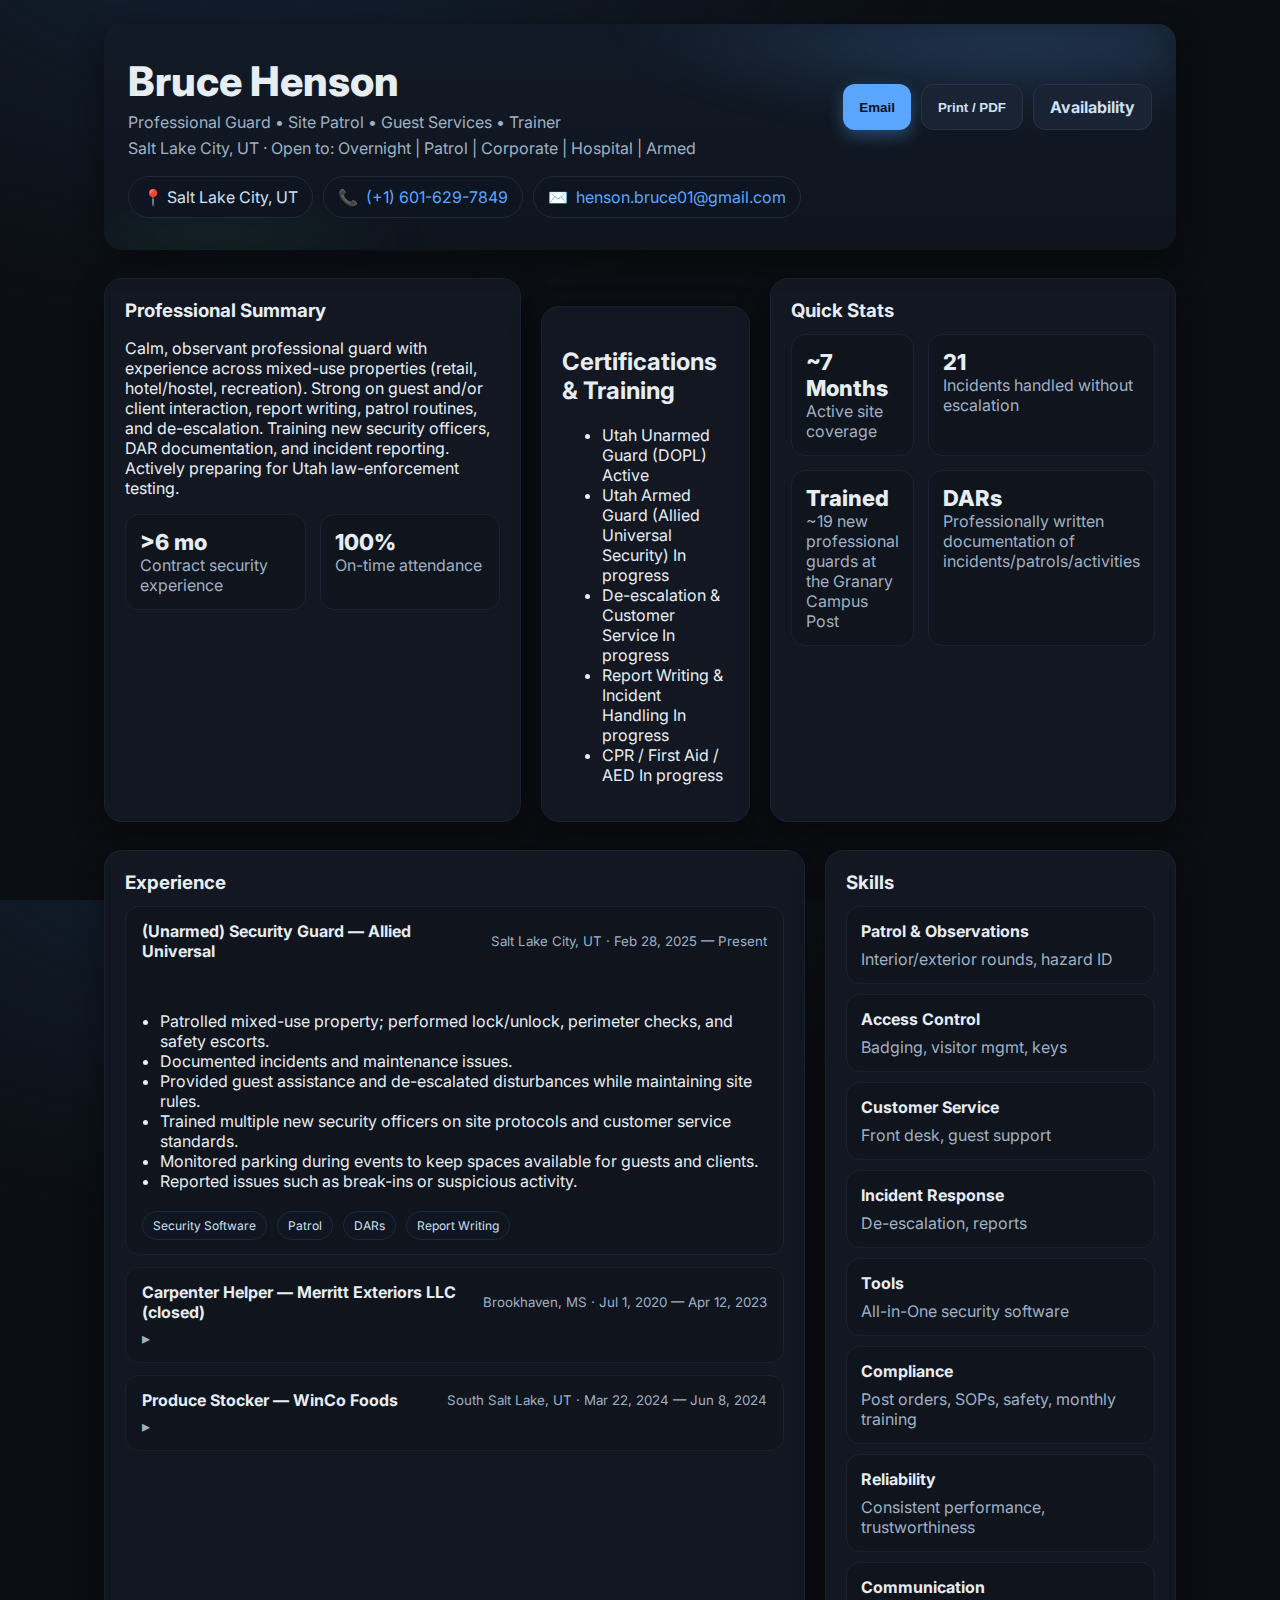
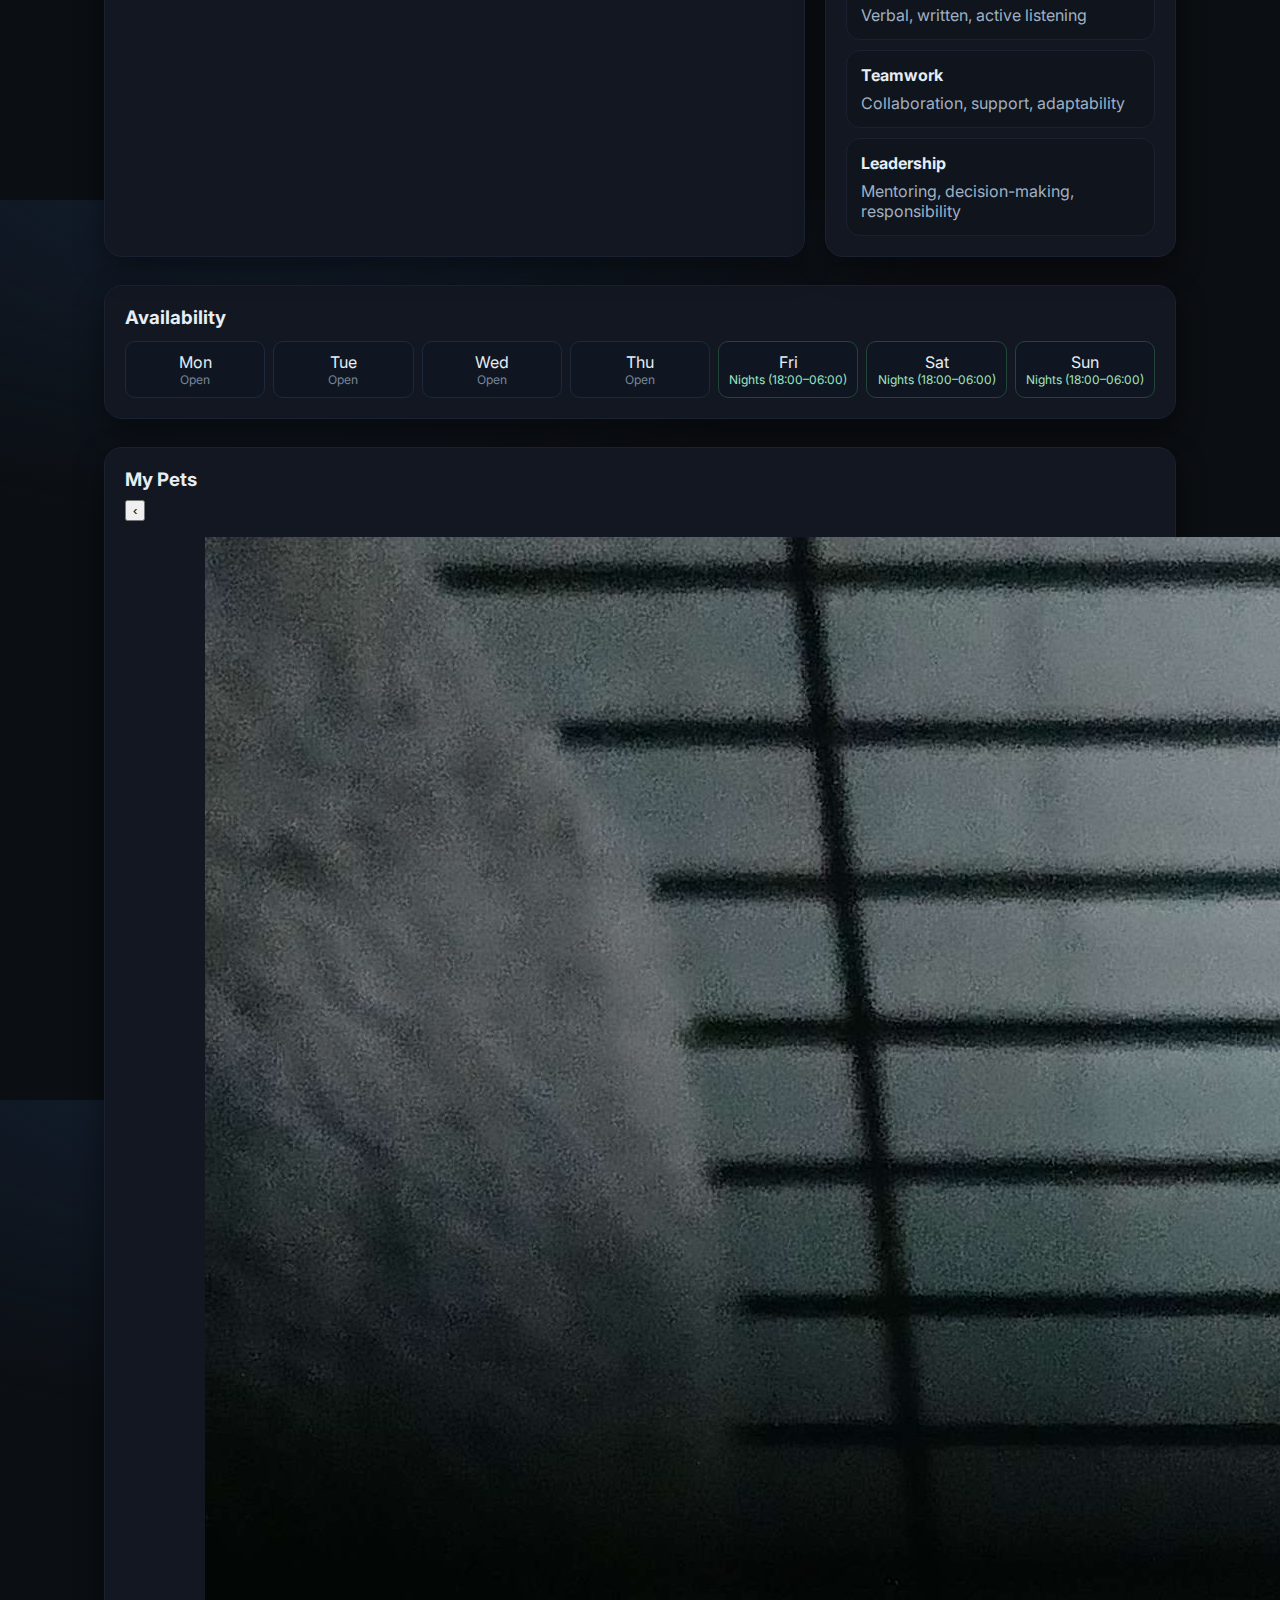
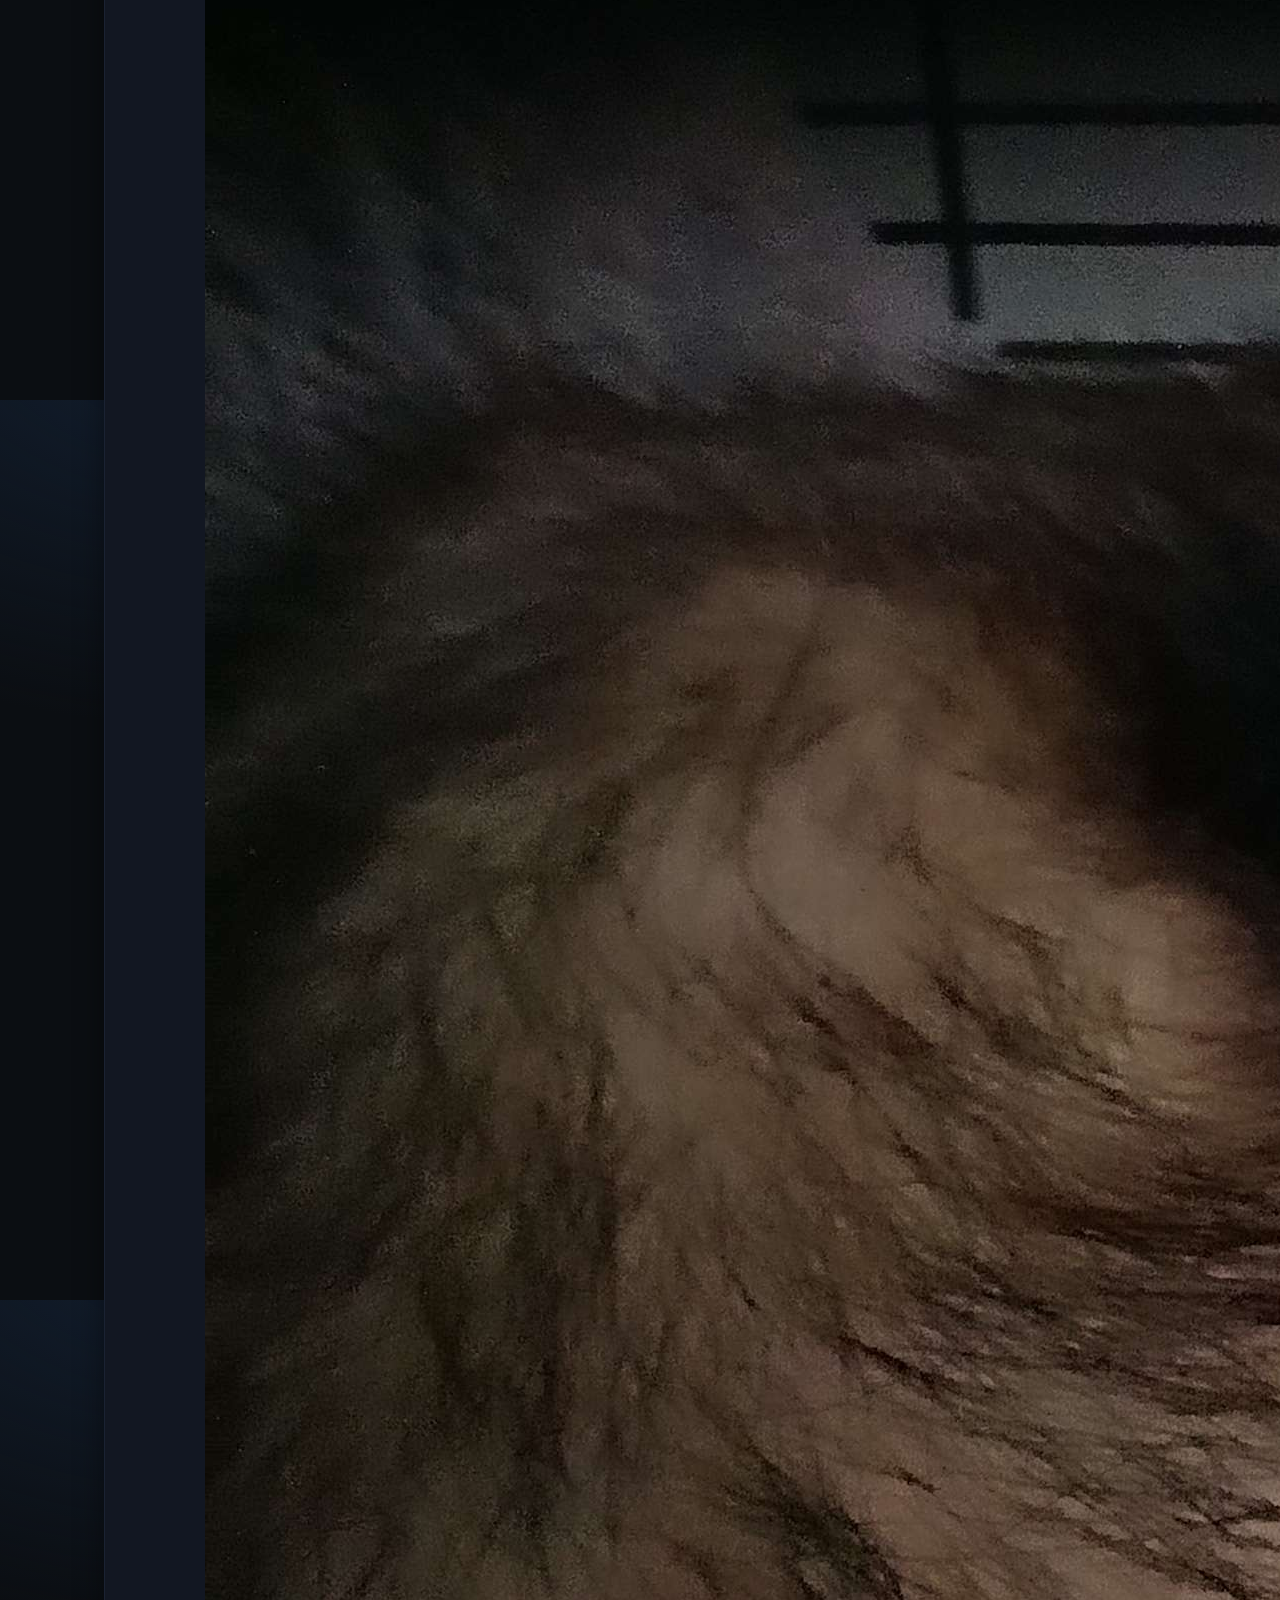
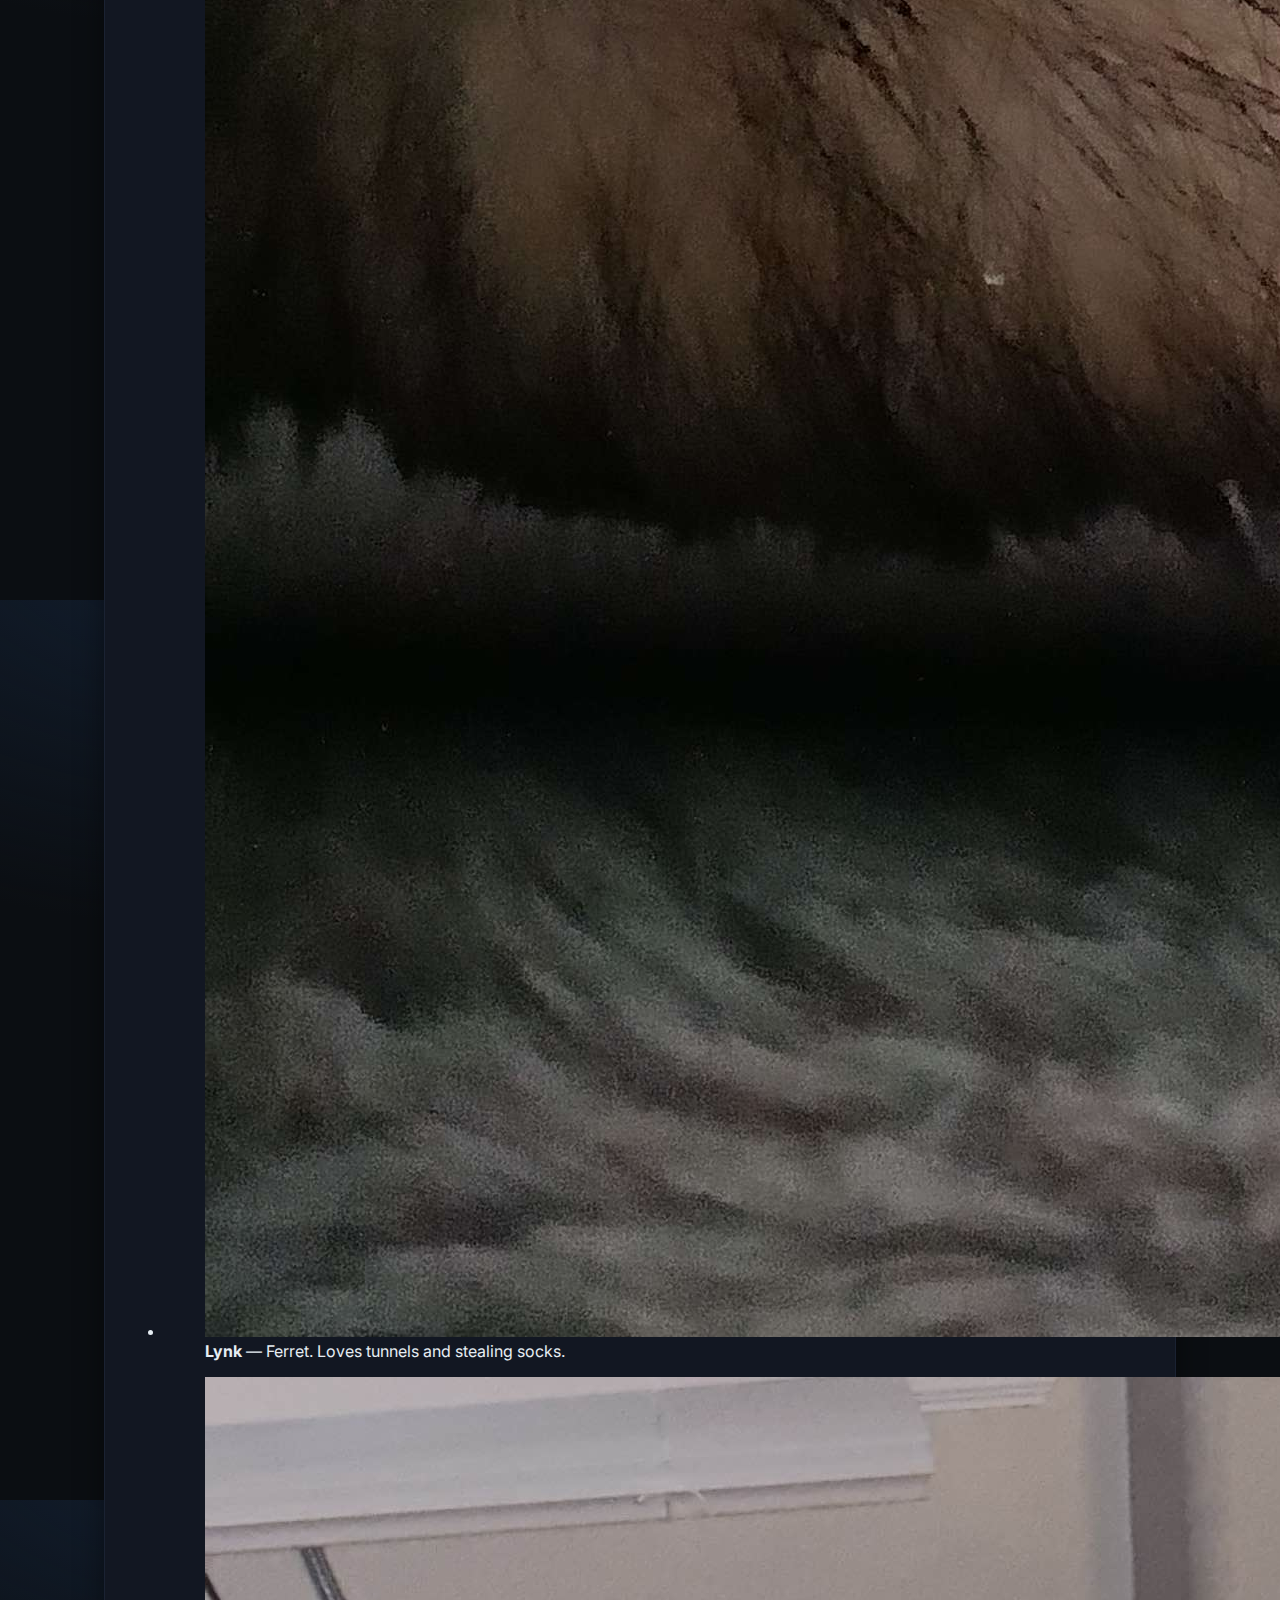
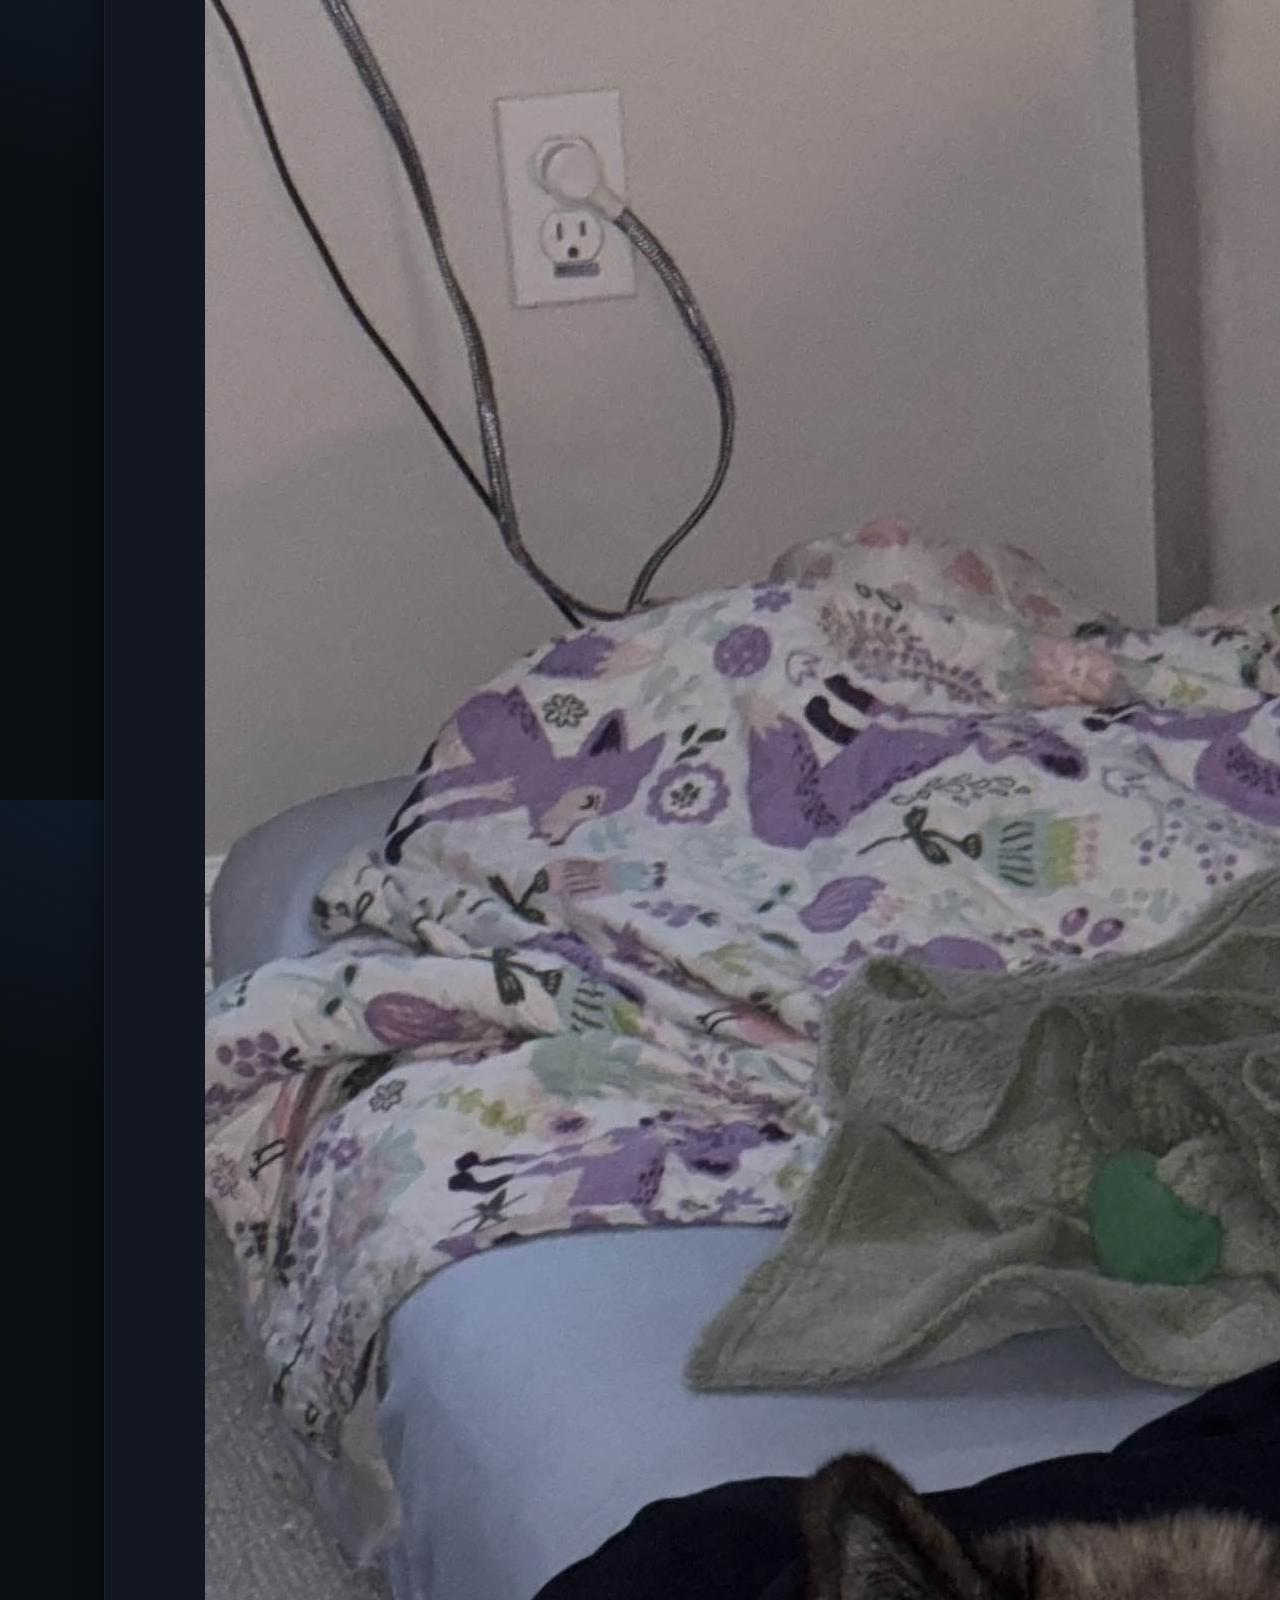
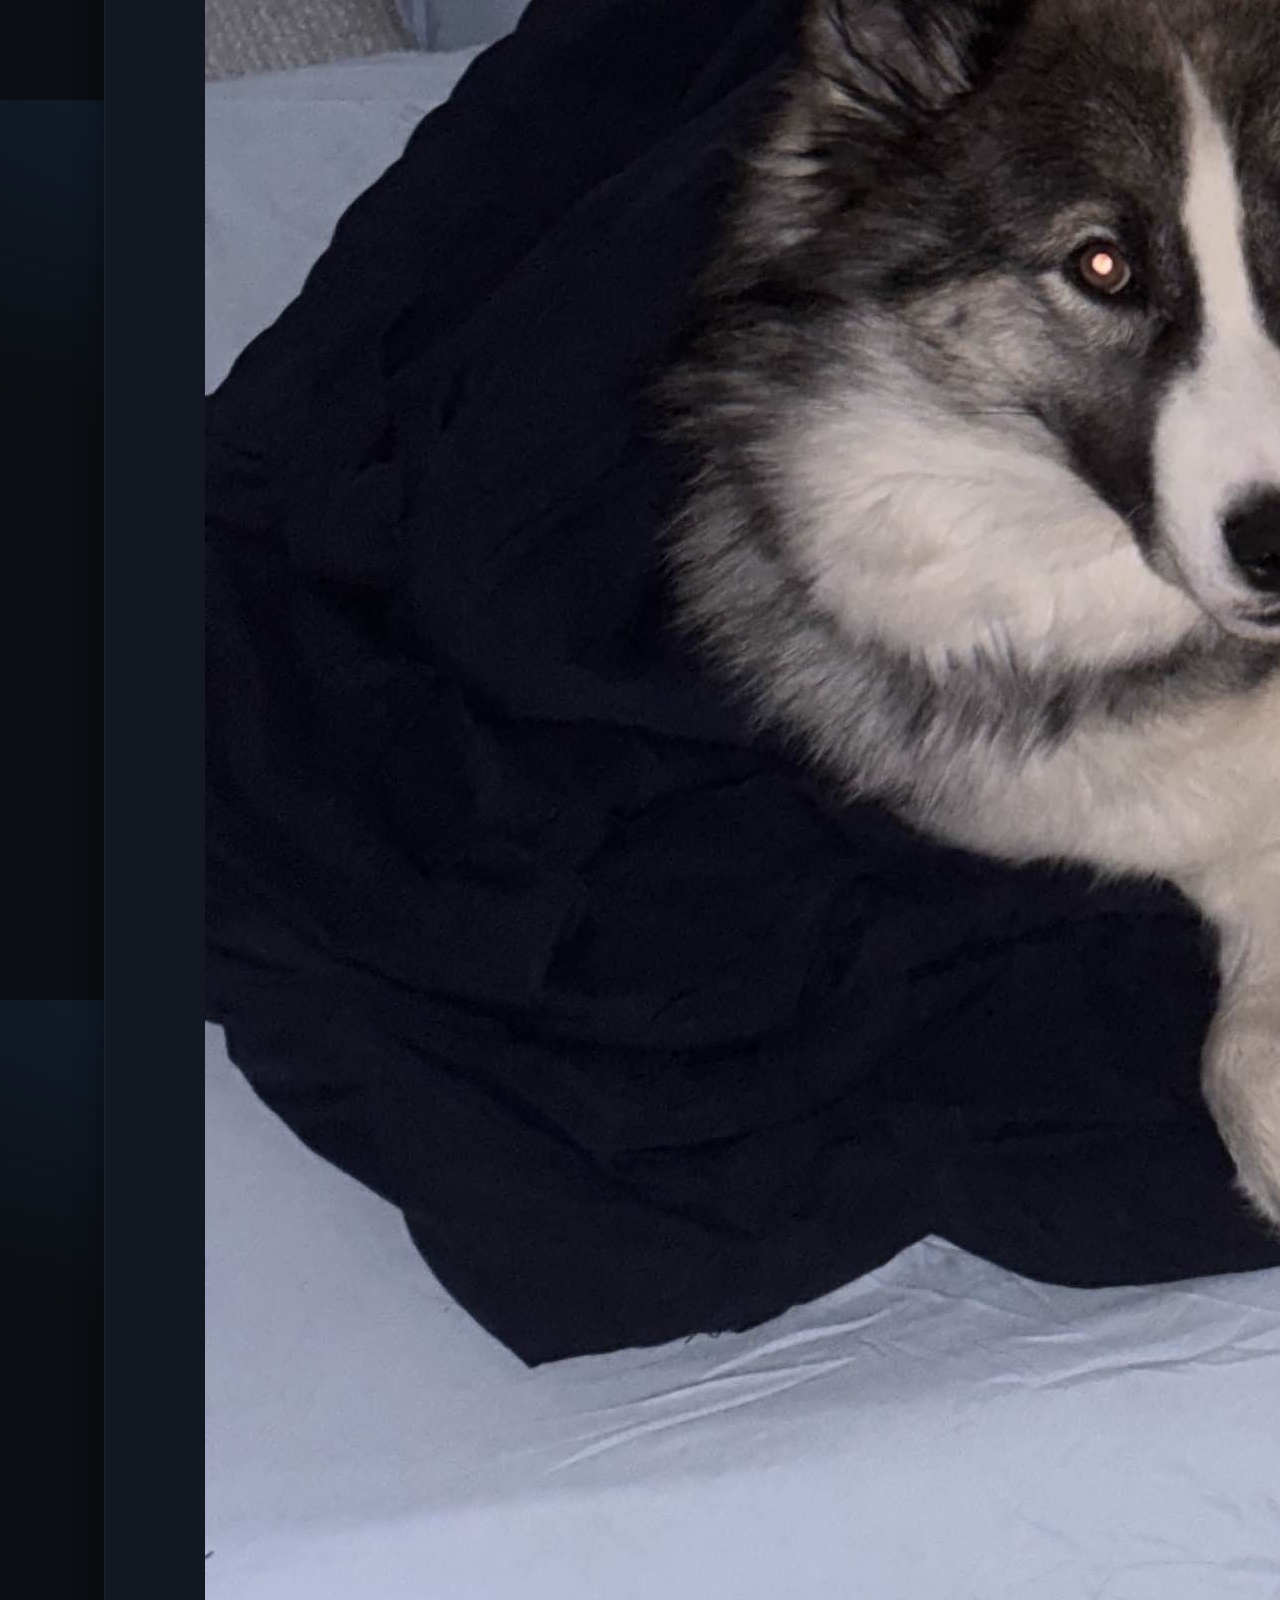
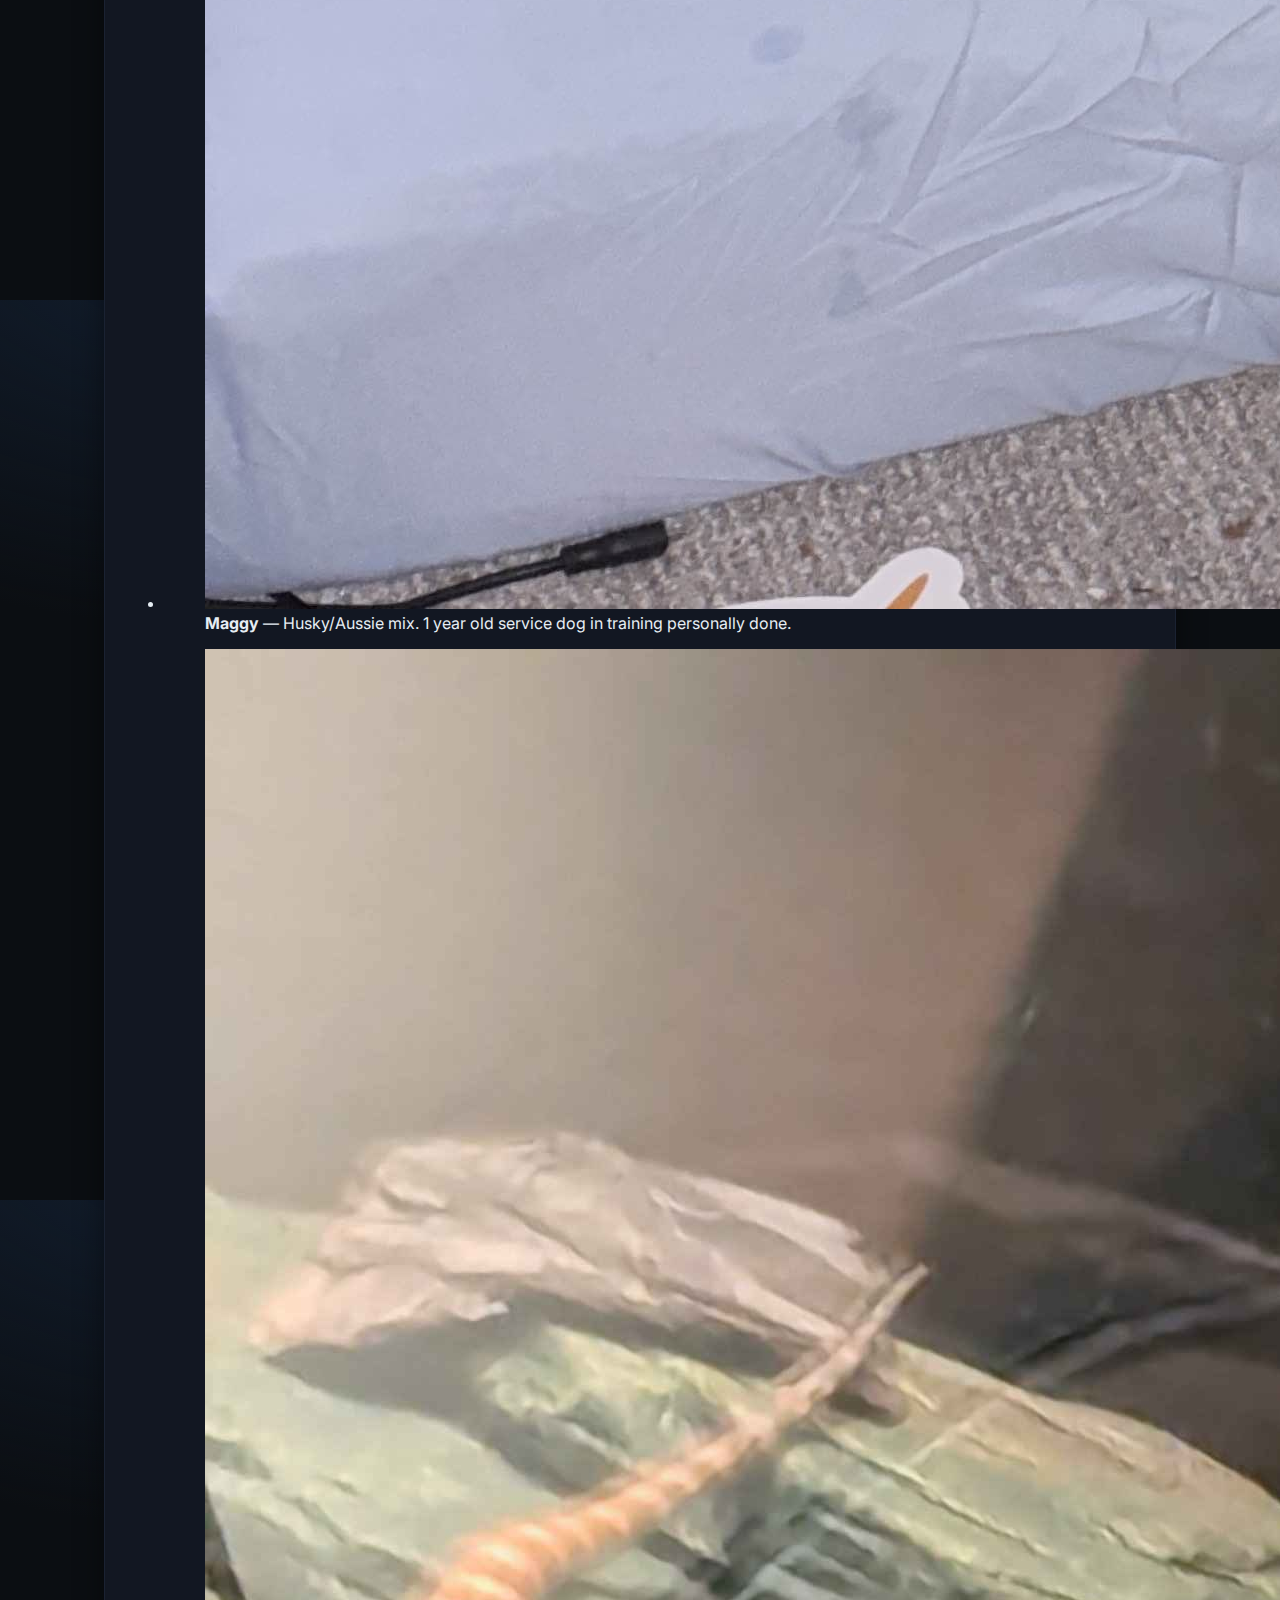
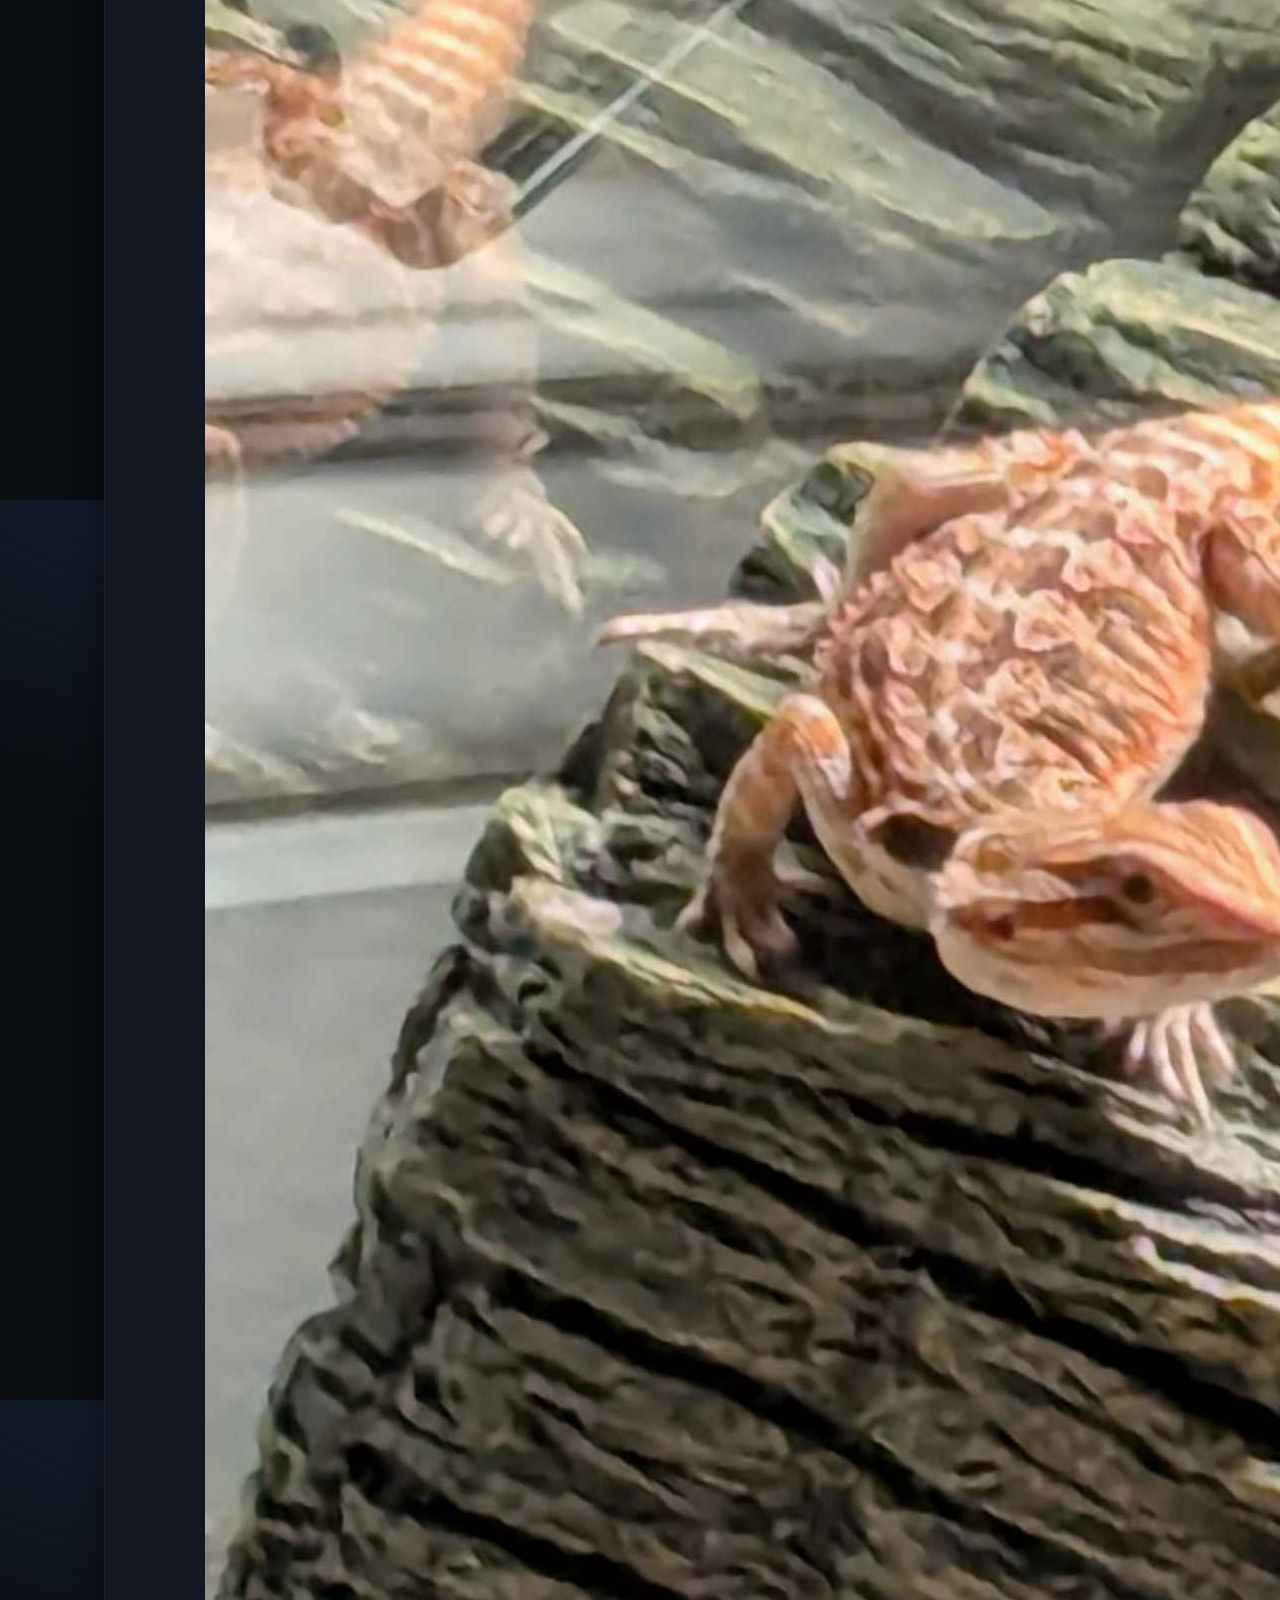
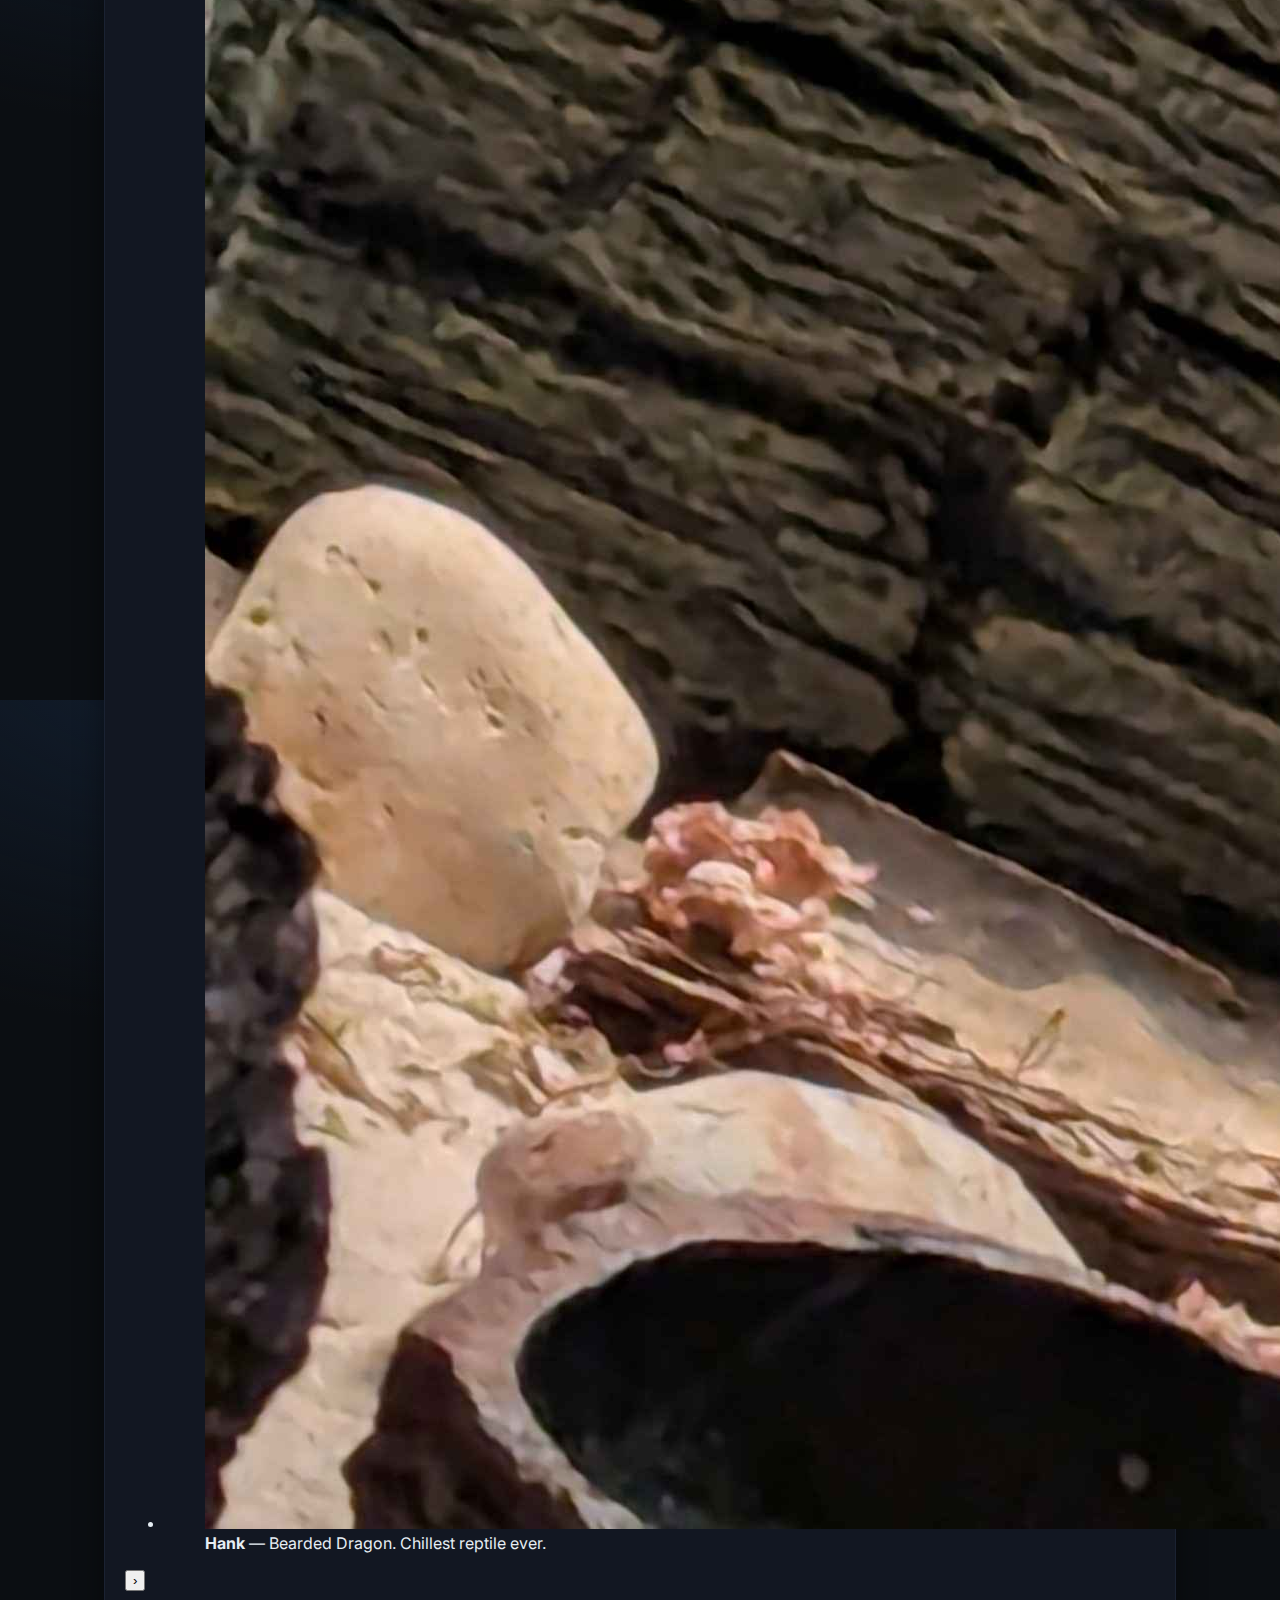
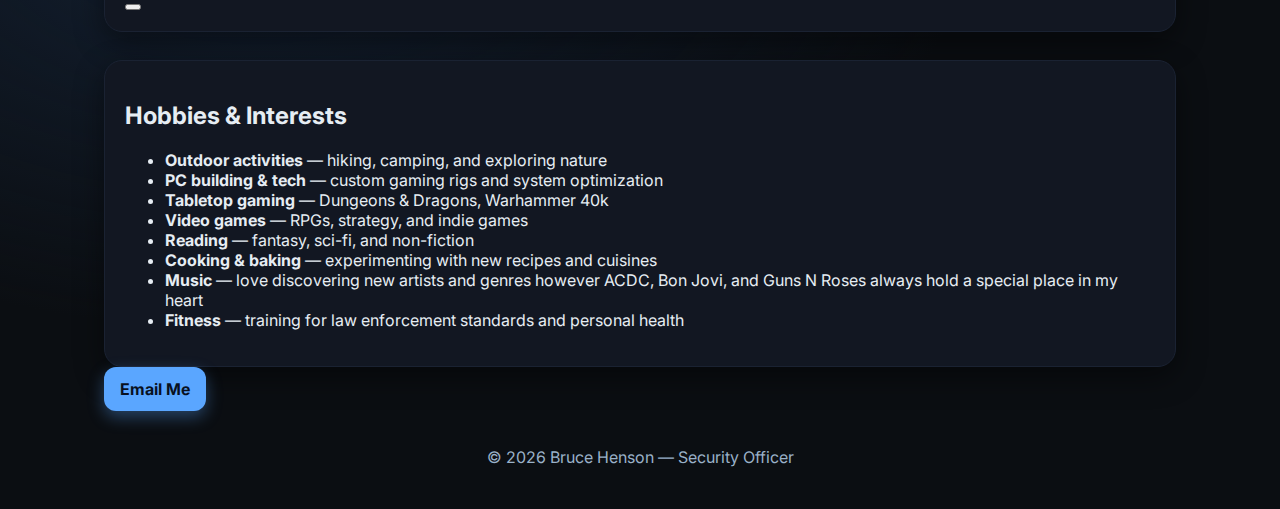
<file: index.html>
<!DOCTYPE html>
<html lang="en">

<head>
  <meta charset="utf-8" />
  <meta name="viewport" content="width=device-width, initial-scale=1" />
  <title>Bruce Henson — Current Job: Professional Guard</title>
  <meta name="description"
    content="Security officer portfolio for private/contract security roles. Skills, certifications, experience, availability, and contact." />
  <meta name="theme-color" content="#0b0e12" />
  <link rel="preconnect" href="https://fonts.googleapis.com">
  <link rel="preconnect" href="https://fonts.gstatic.com" crossorigin>
  <link href="https://fonts.googleapis.com/css2?family=Inter:wght@300;400;500;600;700;800&display=swap"
    rel="stylesheet">
  <link rel="stylesheet" href="styles.css" />
</head>

<body>
  <div class="wrap">
    <header class="hero">
      <div class="topbar">
        <div class="name">
          <h1>Bruce Henson</h1>
          <div class="role">Professional Guard • Site Patrol • Guest Services • Trainer</div>
          <div class="subtle" style="margin-top:6px">Salt Lake City, UT · Open to: Overnight | Patrol | Corporate |
            Hospital | Armed</div>
        </div>
        <nav class="quick" aria-label="Quick contact">
          <button class="btn" onclick="location.href='mailto:henson.bruce01@gmail.com'">Email</button>
          <button class="btn secondary" onclick="window.print()">Print / PDF</button>
          <a href="#availability" class="btn secondary">Availability</a>
        </nav>
      </div>
      <div class="flex" style="margin-top:18px">
        <span class="chip" title="Utah">📍 Salt Lake City, UT</span>
        <span class="chip" title="Phone">
          📞 <a href="tel:+16016297849">(+1) 601-629-7849</a>
        </span>
        <span class="chip" title="Email">✉️ <a
            href="mailto:henson.bruce01@gmail.com">henson.bruce01@gmail.com</a></span>
      </div>
    </header>

    <section class="grid cols-3" aria-label="Highlights">
      <article class="card">
        <h3>Professional Summary</h3>
        <p>Calm, observant professional guard with experience across mixed-use properties (retail, hotel/hostel,
          recreation). Strong on guest and/or client interaction, report writing, patrol routines, and de-escalation.
          Training new
          security officers, DAR documentation, and incident reporting. Actively preparing
          for Utah law-enforcement testing.</p>
        <div class="kpi" style="margin-top:12px">
          <div class="box">
            <div class="num">&gt;6 mo</div>
            <div class="subtle">Contract security experience</div>
          </div>
          <div class="box">
            <div class="num">100%</div>
            <div class="subtle">On-time attendance</div>
          </div>
        </div>
      </article>

      <section id="certifications" class="card full">
        <h2>Certifications & Training</h2>
        <ul class="cert-list">
          <li class="cert-item">
            <span>Utah Unarmed Guard (DOPL)</span>
            <span class="cert-status status-active">Active</span>
          </li>
          <li class="cert-item">
            <span>Utah Armed Guard (Allied Universal Security)</span>
            <span class="cert-status status-progress">In progress</span>
          </li>
          <li class="cert-item">
            <span>De-escalation & Customer Service</span>
            <span class="cert-status status-progress">In progress</span>
          </li>
          <li class="cert-item">
            <span>Report Writing & Incident Handling</span>
            <span class="cert-status status-progress">In progress</span>
          </li>
          <li class="cert-item">
            <span>CPR / First Aid / AED</span>
            <span class="cert-status status-progress">In progress</span>
          </li>
        </ul>
      </section>


      <article class="card">
        <h3>Quick Stats</h3>
        <div class="kpi">
          <div class="box">
            <div class="num">~7 Months</div>
            <div class="subtle">Active site coverage</div>
          </div>
          <div class="box">
            <div class="num">21</div>
            <div class="subtle">Incidents handled without escalation</div>
          </div>
          <div class="box">
            <div class="num">Trained</div>
            <div class="subtle">~19 new professional guards at the Granary Campus Post</div>
          </div>
          <div class="box">
            <div class="num">DARs</div>
            <div class="subtle">Professionally written documentation of incidents/patrols/activities</div>
          </div>
        </div>
      </article>
    </section>
    <section class="grid cols-2" aria-label="Experience & Skills">

      <article class="card">
        <h3>Experience</h3>

        <div class="accordion-group">
          <!-- Security — open by default -->
          <details class="accordion" open>
            <summary>
              <span>(Unarmed) Security Guard — Allied Universal</span>
              <small class="subtle">Salt Lake City, UT · Feb 28, 2025 — Present</small>
            </summary>
            <ul>
              <li>Patrolled mixed-use property; performed lock/unlock, perimeter checks, and safety escorts.</li>
              <li>Documented incidents and maintenance issues.</li>
              <li>Provided guest assistance and de-escalated disturbances while maintaining site rules.</li>
              <li>Trained multiple new security officers on site protocols and customer service standards.</li>
              <li>Monitored parking during events to keep spaces available for guests and clients.</li>
              <li>Reported issues such as break-ins or suspicious activity.</li>
            </ul>
            <div class="flex" style="margin-top:6px">
              <span class="pill">Security Software</span><span class="pill">Patrol</span>
              <span class="pill">DARs</span><span class="pill">Report Writing</span>
            </div>
          </details>

          <!-- Carpenter -->
          <details class="accordion">
            <summary>
              <span>Carpenter Helper — Merritt Exteriors LLC (closed)</span>
              <small class="subtle">Brookhaven, MS · Jul 1, 2020 — Apr 12, 2023</small>
            </summary>
            <ul>
              <li>Set up jobsites for construction projects (houses, fences, porches).</li>
              <li>Assisted with framing, drywall, and R-34 insulation installs.</li>
              <li>Operated hand/power tools safely and effectively.</li>
              <li>Maintained site cleanliness and organization.</li>
            </ul>
            <div class="flex" style="margin-top:6px">
              <span class="pill">Carpentry</span><span class="pill">Power Tools</span>
              <span class="pill">Heavy Lifting</span><span class="pill">Works Under Pressure</span>
            </div>
          </details>

          <!-- Produce Stocker -->
          <details class="accordion">
            <summary>
              <span>Produce Stocker — WinCo Foods</span>
              <small class="subtle">South Salt Lake, UT · Mar 22, 2024 — Jun 8, 2024</small>
            </summary>
            <ul>
              <li>Unloaded and stocked products; rotated inventory for freshness.</li>
              <li>Kept the produce area clean and organized.</li>
              <li>Helped customers locate items and answered questions.</li>
            </ul>
            <div class="flex" style="margin-top:6px">
              <span class="pill">Inventory</span><span class="pill">Customer Service</span>
              <span class="pill">Fast-Paced</span><span class="pill">Organization</span>
            </div>
          </details>
        </div>
      </article>


      <aside class="card">
        <h3>Skills</h3>
        <div class="skills">
          <div class="skill"><b>Patrol & Observations</b><span class="subtle">Interior/exterior rounds, hazard ID</span>
          </div>
          <div class="skill"><b>Access Control</b><span class="subtle">Badging, visitor mgmt, keys</span></div>
          <div class="skill"><b>Customer Service</b><span class="subtle">Front desk, guest support</span></div>
          <div class="skill"><b>Incident Response</b><span class="subtle">De-escalation, reports</span></div>
          <div class="skill"><b>Tools</b><span class="subtle">All-in-One security software</span></div>
          <div class="skill"><b>Compliance</b><span class="subtle">Post orders, SOPs, safety, monthly training</span>
          </div>
          <div class="skill"><b>Reliability</b><span class="subtle">Consistent performance, trustworthiness</span></div>
          <div class="skill"><b>Communication</b><span class="subtle">Verbal, written, active listening</span></div>
          <div class="skill"><b>Teamwork</b><span class="subtle">Collaboration, support, adaptability</span></div>
          <div class="skill"><b>Leadership</b><span class="subtle">Mentoring, decision-making, responsibility</span>
          </div>
        </div>
      </aside>
    </section>

    <section id="availability" class="card" aria-label="Availability">
      <h3>Availability</h3>
      <div class="availability" role="list">
        <div class="day">
          <div>Mon</div>
          <div class="when">Open</div>
        </div>
        <div class="day">
          <div>Tue</div>
          <div class="when">Open</div>
        </div>
        <div class="day">
          <div>Wed</div>
          <div class="when">Open</div>
        </div>
        <div class="day">
          <div>Thu</div>
          <div class="when">Open</div>
        </div>
        <div class="day ok">
          <div>Fri</div>
          <div class="when">Nights (18:00–06:00)</div>
        </div>
        <div class="day ok">
          <div>Sat</div>
          <div class="when">Nights (18:00–06:00)</div>
        </div>
        <div class="day ok">
          <div>Sun</div>
          <div class="when">Nights (18:00–06:00)</div>
        </div>
      </div>
    </section>

    <!-- Pets Carousel -->
    <section id="pets" class="card" aria-label="Pets">
      <div class="flex" style="justify-content:space-between; align-items:center; margin-bottom:8px">
        <h3 style="margin:0">My Pets</h3>
        <div class="subtle" aria-live="polite" id="pet-status"></div>
      </div>

      <div class="pet-carousel" role="region" aria-roledescription="carousel" aria-label="Pet photos">
        <button class="pet-nav prev" aria-label="Previous slide">‹</button>

        <div class="pet-viewport">
          <ul class="pet-track" role="listbox">
            <!-- Slide 1 -->
            <li class="pet-slide" role="option" aria-selected="true">
              <figure class="pet-card">
                <img src="pets/ferret-1.jpg" alt="My ferret lounging on a blanket">
                <figcaption>
                  <b>Lynk</b> — Ferret. Loves tunnels and stealing socks.
                </figcaption>
              </figure>
            </li>
            <!-- Slide 2 -->
            <li class="pet-slide" role="option" aria-selected="true">
              <figure class="pet-card">
                <img src="pets/dog-1.jpg" alt="Maggy my Husky/Aussie mix Laying on the bed">
                <figcaption>
                  <b>Maggy</b> — Husky/Aussie mix. 1 year old service dog in training personally done.
                </figcaption>
              </figure>
            </li>
            <!-- Slide 3 -->
            <li class="pet-slide" role="option" aria-selected="true">
              <figure class="pet-card">
                <img src="pets/bearded-dragon-1.jpg" alt="Hank the Bearded Dragon on his favorite rock">
                <figcaption>
                  <b>Hank</b> — Bearded Dragon. Chillest reptile ever.
                </figcaption>
              </figure>
            </li>
          </ul>
        </div>

        <button class="pet-nav next" aria-label="Next slide">›</button>

        <div class="pet-dots" role="tablist" aria-label="Select slide">
          <!-- Dots are generated by JS based on slide count -->
        </div>
      </div>
    </section>

    <section id="hobbies" class="card full">
      <h2>Hobbies & Interests</h2>
      <ul>
        <li><b>Outdoor activities</b> — hiking, camping, and exploring nature</li>
        <li><b>PC building & tech</b> — custom gaming rigs and system optimization</li>
        <li><b>Tabletop gaming</b> — Dungeons & Dragons, Warhammer 40k</li>
        <li><b>Video games</b> — RPGs, strategy, and indie games</li>
        <li><b>Reading</b> — fantasy, sci-fi, and non-fiction</li>
        <li><b>Cooking & baking</b> — experimenting with new recipes and cuisines</li>
        <li><b>Music</b> — love discovering new artists and genres however ACDC, Bon Jovi, and Guns N Roses always hold
          a special place
          in my heart</li>
        <li><b>Fitness</b> — training for law enforcement standards and personal health
        </li>
      </ul>
    </section>


    <!-- Sticky bottom contact bar -->
    <div class="sticky-cta" aria-label="Quick contact bar">
      <div class="row">
        <a class="btn" href="mailto:henson.bruce01@gmail.com?subject=Security%20Role%20Inquiry">Email Me</a>
      </div>
    </div>
    </section>

    <footer>
      © <span id="year"></span> Bruce Henson — Security Officer
    </footer>
  </div>
  <script>
    // Footer year
    document.getElementById('year').textContent = new Date().getFullYear();

    // --- Pets Carousel Logic (fixed breakpoints + correct step size) ---
    (function () {
      const root = document.querySelector('#pets .pet-carousel');
      if (!root) return;

      const track = root.querySelector('.pet-track');
      const slides = Array.from(root.querySelectorAll('.pet-slide'));
      const prevBtn = root.querySelector('.pet-nav.prev');
      const nextBtn = root.querySelector('.pet-nav.next');
      const dotsWrap = root.querySelector('.pet-dots');
      const status = document.getElementById('pet-status');
      const viewport = root.querySelector('.pet-viewport');

      let index = 0;   // leftmost visible slide index
      let cols = getCols();
      let maxIndex = Math.max(0, slides.length - cols);

      function getCols() {
        // Mirror your CSS media queries exactly
        if (window.matchMedia('(min-width: 1100px)').matches) return 3;
        if (window.matchMedia('(min-width: 700px)').matches) return 2;
        return 1;
      }

      function rebuildDots() {
        cols = getCols();
        maxIndex = Math.max(0, slides.length - cols);
        if (index > maxIndex) index = maxIndex;  // clamp after resize

        dotsWrap.innerHTML = '';
        for (let i = 0; i <= maxIndex; i++) {
          const dot = document.createElement('button');
          dot.className = 'pet-dot';
          dot.setAttribute('role', 'tab');
          dot.setAttribute('aria-label', `Go to slide ${i + 1}`);
          dot.setAttribute('aria-selected', i === index ? 'true' : 'false');
          dot.addEventListener('click', () => goTo(i));
          dotsWrap.appendChild(dot);
        }
        update();
      }

      function goTo(i) {
        index = Math.max(0, Math.min(i, maxIndex));
        update();
      }

      function update() {
        const step = 100 / cols; // move one "page" worth
        track.style.transform = `translateX(-${index * step}%)`;

        // aria-selected on slides (first visible = selected)
        slides.forEach((s, idx) => s.setAttribute('aria-selected', idx === index ? 'true' : 'false'));

        // dots
        const dots = dotsWrap.querySelectorAll('.pet-dot');
        dots.forEach((d, i) => d.setAttribute('aria-selected', i === index ? 'true' : 'false'));

        // status text
        if (window.innerWidth <= 768) {
          slide.setAttribute("aria-selected", `${i + 1} of ${slides.length}`);
        } else {
          slide.removeAttribute("aria-selected");
        }


        // disable buttons at ends
        prevBtn.disabled = index === 0;
        nextBtn.disabled = index === maxIndex;
      }

      // Buttons
      prevBtn.addEventListener('click', () => goTo(index - 1));
      nextBtn.addEventListener('click', () => goTo(index + 1));

      // Keyboard navigation
      root.addEventListener('keydown', (e) => {
        if (e.key === 'ArrowRight') { e.preventDefault(); goTo(index + 1); }
        if (e.key === 'ArrowLeft') { e.preventDefault(); goTo(index - 1); }
      });

      // Drag / swipe
      let startX = 0, currentX = 0, dragging = false;
      function onPointerDown(e) {
        dragging = true;
        startX = (e.touches ? e.touches[0].clientX : e.clientX);
      }
      function onPointerMove(e) {
        if (!dragging) return;
        currentX = (e.touches ? e.touches[0].clientX : e.clientX);
      }
      function onPointerUp() {
        if (!dragging) return;
        const dx = currentX - startX;
        const threshold = 40; // px
        if (dx < -threshold) goTo(index + 1);
        else if (dx > threshold) goTo(index - 1);
        dragging = false; startX = currentX = 0;
      }
      viewport.addEventListener('mousedown', onPointerDown);
      viewport.addEventListener('mousemove', onPointerMove);
      viewport.addEventListener('mouseup', onPointerUp);
      viewport.addEventListener('mouseleave', onPointerUp);
      viewport.addEventListener('touchstart', onPointerDown, { passive: true });
      viewport.addEventListener('touchmove', onPointerMove, { passive: true });
      viewport.addEventListener('touchend', onPointerUp);

      // Keep JS in sync with CSS breakpoints + resize
      window.addEventListener('resize', rebuildDots);
      window.matchMedia('(min-width: 700px)').addEventListener('change', rebuildDots);
      window.matchMedia('(min-width: 1100px)').addEventListener('change', rebuildDots);

      // Init
      rebuildDots();
    })();
  </script>


</body>

</html>
</file>
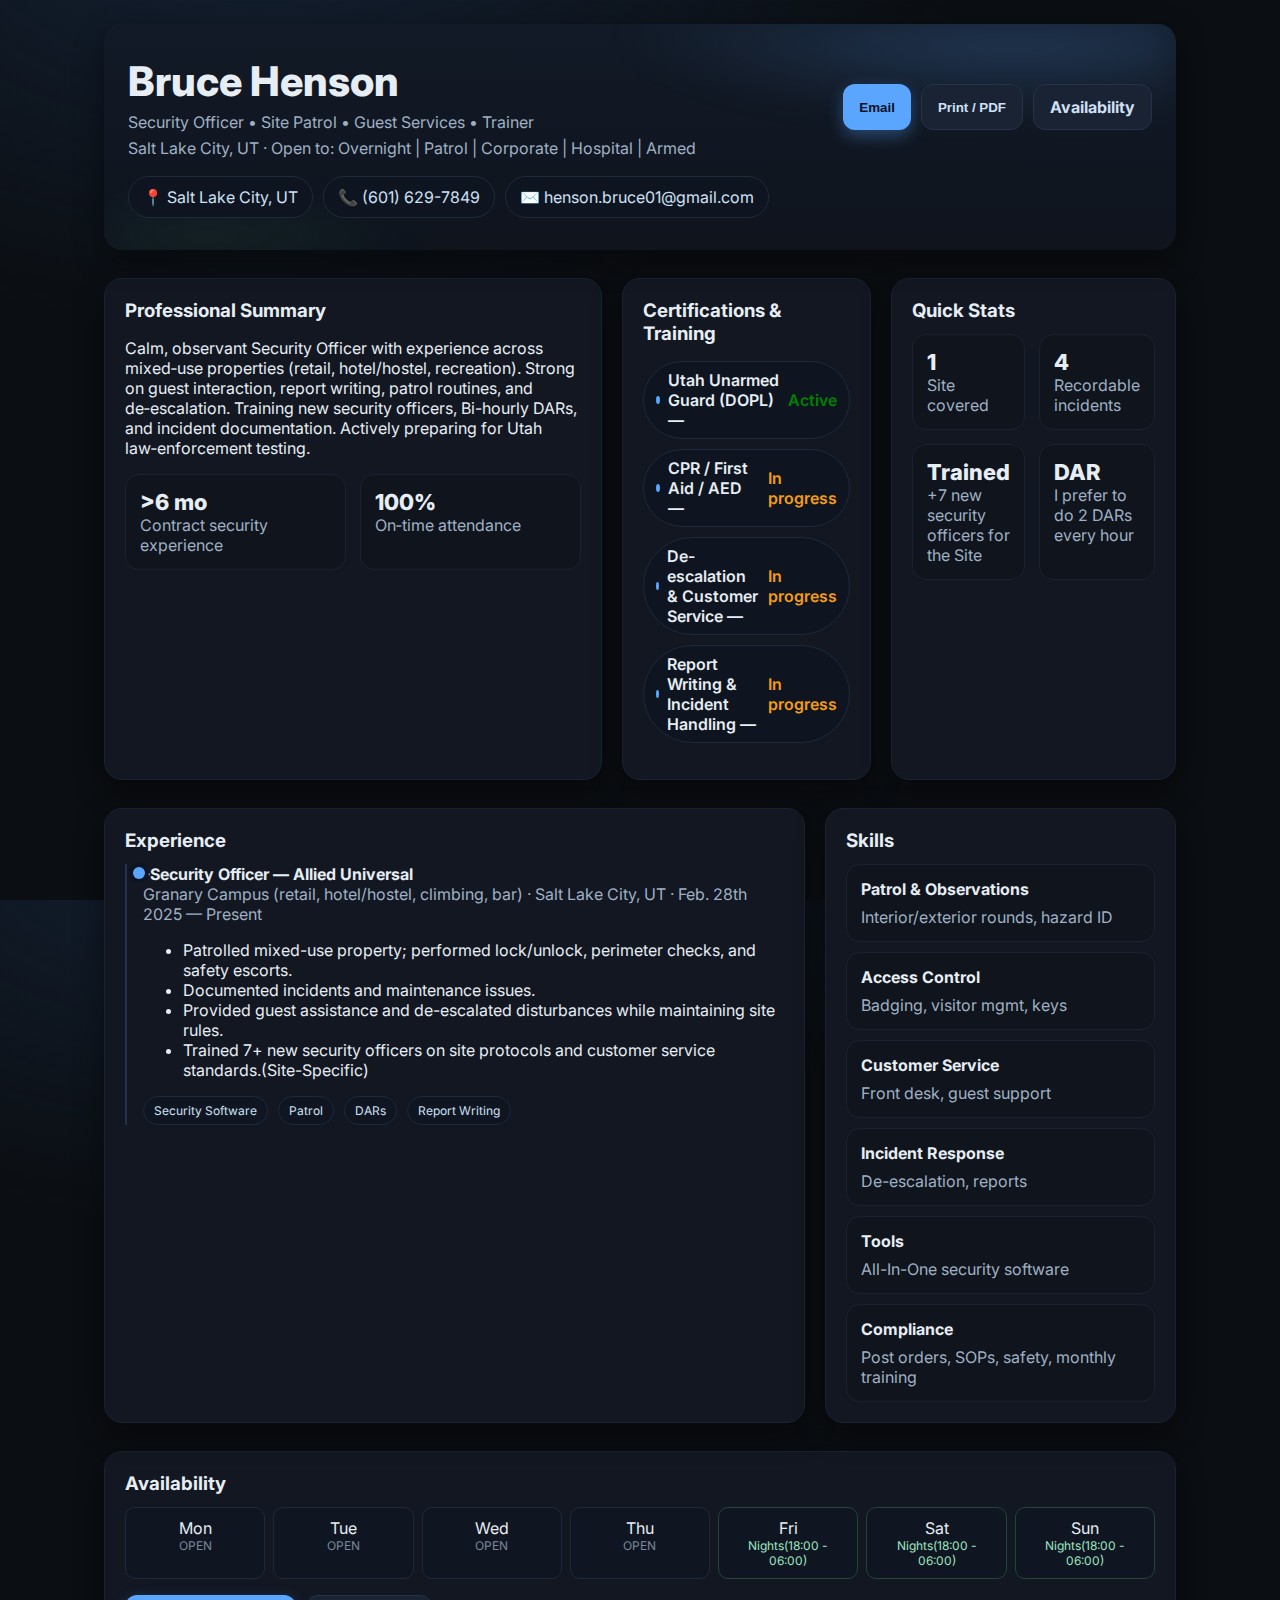
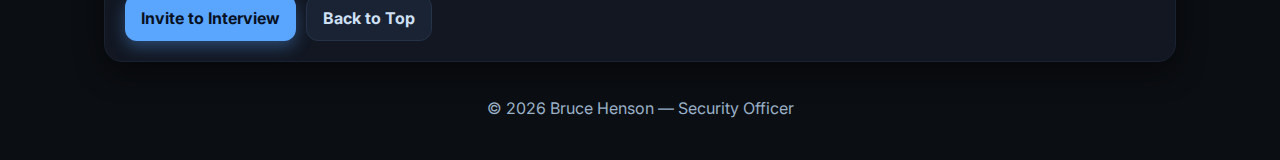
<file: security-guard-portfolio/index.html>
<!DOCTYPE html>
<html lang="en">

<head>
  <meta charset="utf-8" />
  <meta name="viewport" content="width=device-width, initial-scale=1" />
  <title>Bruce Henson — Security Officer Portfolio</title>
  <meta name="description"
    content="Security officer portfolio for private/contract security roles. Skills, certifications, experience, availability, and contact." />
  <link rel="preconnect" href="https://fonts.googleapis.com">
  <link rel="preconnect" href="https://fonts.gstatic.com" crossorigin>
  <link href="https://fonts.googleapis.com/css2?family=Inter:wght@300;400;500;600;700;800&display=swap"
    rel="stylesheet">
  <link rel="stylesheet" href="styles.css" />
</head>

<body>
  <div class="wrap">
    <header class="hero">
      <div class="topbar">
        <div class="name">
          <h1>Bruce Henson</h1>
          <div class="role">Security Officer • Site Patrol • Guest Services • Trainer</div>
          <div class="subtle" style="margin-top:6px">Salt Lake City, UT · Open to: Overnight | Patrol | Corporate |
            Hospital | Armed</div>
        </div>
        <nav class="quick" aria-label="Quick contact">
          <button class="btn" onclick="location.href='mailto:henson.bruce01@gmail.com'">Email</button>
          <button class="btn secondary" onclick="window.print()">Print / PDF</button>
          <a href="#availability" class="btn secondary">Availability</a>
        </nav>
      </div>
      <div class="flex" style="margin-top:18px">
        <span class="chip" title="Utah">📍 Salt Lake City, UT</span>
        <span class="chip" title="Phone">📞 (601) 629-7849</span>
        <span class="chip" title="Email">✉️ henson.bruce01@gmail.com</span>
      </div>
    </header>

    <section class="grid cols-3" aria-label="Highlights">
      <article class="card">
        <h3>Professional Summary</h3>
        <p>Calm, observant Security Officer with experience across mixed‑use properties (retail, hotel/hostel,
          recreation). Strong on guest interaction, report writing, patrol routines, and de‑escalation. Training new
          security officers, Bi-hourly DARs, and incident documentation. Actively preparing
          for Utah
          law‑enforcement testing.</p>
        <div class="kpi" style="margin-top:12px">
          <div class="box">
            <div class="num">>6 mo</div>
            <div class="subtle">Contract security experience</div>
          </div>
          <div class="box">
            <div class="num">100%</div>
            <div class="subtle">On‑time attendance</div>
          </div>
        </div>
      </article>

      <article class="card">
        <h3>Certifications & Training</h3>
        <ul class="list">
          <li class="badge"><span class="dot"></span> Utah Unarmed Guard (DOPL) — <span
              class="subtle done">Active</span>
          </li>
          <li class="badge"><span class="dot"></span> CPR / First Aid / AED — <span class="subtle incomplete">In
              progress</span>
          </li>
          <li class="badge"><span class="dot"></span> De-escalation & Customer Service — <span
              class="subtle incomplete">In
              progress</span></li>
          <li class="badge"><span class="dot"></span> Report Writing & Incident Handling — <span
              class="subtle incomplete">In
              progress</span></li>
        </ul>
      </article>

      <article class="card">
        <h3>Quick Stats</h3>
        <div class="kpi">
          <div class="box">
            <div class="num">1</div>
            <div class="subtle">Site covered</div>
          </div>
          <div class="box">
            <div class="num">4</div>
            <div class="subtle">Recordable incidents</div>
          </div>
          <div class="box">
            <div class="num">Trained</div>
            <div class="subtle">+7 new security officers for the Site</div>
          </div>
          <div class="box">
            <div class="num">DAR</div>
            <div class="subtle">I prefer to do 2 DARs every hour</div>
          </div>
        </div>
      </article>
    </section>

    <section class="grid cols-2" aria-label="Experience & Skills">
      <article class="card">
        <h3>Experience</h3>
        <div class="timeline">
          <div class="t-item">
            <div class="t-role">-Security Officer — Allied Universal</div>
            <div class="subtle">Granary Campus (retail, hotel/hostel, climbing, bar) · Salt Lake City, UT · Feb. 28th
              2025 — Present
            </div>
            <ul>
              <li>Patrolled mixed-use property; performed lock/unlock, perimeter checks, and safety escorts.</li>
              <li>Documented incidents and maintenance issues.</li>
              <li>Provided guest assistance and de-escalated disturbances while maintaining site rules.</li>
              <li>Trained 7+ new security officers on site protocols and customer service standards.(Site-Specific)</li>
            </ul>
            <div class="flex" style="margin-top:6px">
              <span class="pill">Security Software</span><span class="pill">Patrol</span><span
                class="pill">DARs</span><span class="pill">Report Writing</span>
            </div>
          </div>
        </div>
      </article>

      <aside class="card">
        <h3>Skills</h3>
        <div class="skills">
          <div class="skill"><b>Patrol & Observations</b><span class="subtle">Interior/exterior rounds, hazard ID</span>
          </div>
          <div class="skill"><b>Access Control</b><span class="subtle">Badging, visitor mgmt, keys</span></div>
          <div class="skill"><b>Customer Service</b><span class="subtle">Front desk, guest support</span></div>
          <div class="skill"><b>Incident Response</b><span class="subtle">De-escalation, reports</span></div>
          <div class="skill"><b>Tools</b><span class="subtle">All-In-One security software</span></div>
          <div class="skill"><b>Compliance</b><span class="subtle">Post orders, SOPs, safety, monthly training</span>
          </div>
        </div>
      </aside>
    </section>

    <section id="availability" class="card" aria-label="Availability">
      <h3>Availability</h3>
      <div class="availability" role="list">
        <div class="day">
          <div>Mon</div>
          <div class="when">OPEN</div>
        </div>
        <div class="day">
          <div>Tue</div>
          <div class="when">OPEN</div>
        </div>
        <div class="day">
          <div>Wed</div>
          <div class="when">OPEN</div>
        </div>
        <div class="day">
          <div>Thu</div>
          <div class="when">OPEN</div>
        </div>
        <div class="day ok">
          <div>Fri</div>
          <div class="when">Nights(18:00 - 06:00)</div>
        </div>
        <div class="day ok">
          <div>Sat</div>
          <div class="when">Nights(18:00 - 06:00)</div>
        </div>
        <div class="day ok">
          <div>Sun</div>
          <div class="when">Nights(18:00 - 06:00)</div>
        </div>
      </div>
      <p class="subtle" style="margin-top:8px"></p>
      <div class="cta-row" style="margin-top:10px">
        <a class="btn" href="mailto:henson.bruce01@gmail.com?subject=Security%20Role%20Inquiry">Invite to Interview</a>
        <a class="btn secondary" href="#top">Back to Top</a>
      </div>
    </section>

    <footer>
      © <span id="year"></span> Bruce Henson — Security Officer
    </footer>
  </div>
  <script>
    // set current year
    document.getElementById('year').textContent = new Date().getFullYear();
  </script>
</body>

</html>
</file>
<file: styles.css>
:root {
  --bg: #0b0e12;
  --panel: #121722;
  --panel-2: #0f141d;
  --text: #e6edf3;
  --muted: #9fb0c3;
  --accent: #5aa6ff;
  --accent-2: #55f0a6;
  --danger: #ff6b6b;
  --ok: #58d38c;
  --shadow: 0 10px 30px rgba(0, 0, 0, .45);
  --radius: 18px;
  --radius-sm: 12px;
  --max: 1120px;
}

* {
  box-sizing: border-box
}

html,
body {
  height: 100%
}

body {
  margin: 0;
  font-family: Inter, system-ui, -apple-system, Segoe UI, Roboto, "Helvetica Neue", Arial, "Noto Sans";
  color: var(--text);
  background: radial-gradient(1200px 700px at 20% -10%, #132032 0%, transparent 60%), linear-gradient(180deg, #0b0e12 0%, #0b0e12 100%);
}

a {
  color: var(--accent);
  text-decoration: none
}

a:hover {
  text-decoration: underline
}

.wrap {
  max-width: var(--max);
  margin: 0 auto;
  padding: 24px
}

header.hero {
  position: relative;
  padding: 32px 24px;
  border-radius: var(--radius);
  background: linear-gradient(180deg, #121a27 0%, #0f141d 100%);
  box-shadow: var(--shadow);
  overflow: hidden;
  isolation: isolate;
}

.hero::after {
  content: "";
  position: absolute;
  inset: -2px;
  background: radial-gradient(600px 160px at 85% -10%, rgba(90, 166, 255, .35), transparent 70%),
    radial-gradient(400px 120px at 10% 110%, rgba(85, 240, 166, .18), transparent 60%);
  filter: blur(24px);
  z-index: -1;
}

.topbar {
  display: flex;
  gap: 16px;
  align-items: center;
  justify-content: space-between;
  flex-wrap: wrap
}

.name h1 {
  margin: 0;
  font-weight: 800;
  font-size: clamp(24px, 3.2vw, 42px)
}

.role {
  color: var(--muted);
  margin-top: 6px
}

nav.quick {
  display: flex;
  flex-wrap: wrap;
  gap: 10px
}

.chip {
  display: inline-flex;
  align-items: center;
  gap: 8px;
  padding: 10px 14px;
  border-radius: 999px;
  background: #0e1520;
  border: 1px solid #1f2a3a;
  color: #cfe0f5
}

.btn {
  display: inline-flex;
  align-items: center;
  gap: 10px;
  padding: 12px 16px;
  border-radius: 12px;
  background: var(--accent);
  color: #08111f;
  font-weight: 700;
  border: none;
  cursor: pointer;
  box-shadow: 0 6px 16px rgba(90, 166, 255, .35)
}

.btn.secondary {
  background: #192334;
  color: #cfe0f5;
  border: 1px solid #253248;
  box-shadow: none
}

.grid {
  display: grid;
  gap: 20px
}

@media (min-width:900px) {
  .grid.cols-3 {
    grid-template-columns: 2fr 1fr 1fr
  }

  .grid.cols-2 {
    grid-template-columns: 2fr 1fr
  }
}

section {
  margin-top: 28px
}

.card {
  background: var(--panel);
  border: 1px solid #1a2232;
  border-radius: var(--radius);
  padding: 20px;
  box-shadow: var(--shadow)
}

.card h3 {
  margin: 0 0 12px
}

.list {
  display: grid;
  gap: 10px;
  padding-left: 0;
  list-style: none
}

.badge {
  display: inline-flex;
  align-items: center;
  gap: 8px;
  padding: 8px 12px;
  border-radius: 999px;
  background: #0e1520;
  border: 1px solid #1e2a3c;
  font-weight: 600
}

.badge .dot {
  width: 8px;
  height: 8px;
  border-radius: 50%;
  background: var(--accent)
}

.subtle {
  color: var(--muted)
}

.kpi {
  display: grid;
  grid-template-columns: repeat(2, 1fr);
  gap: 14px
}

.kpi .box {
  background: var(--panel-2);
  border: 1px solid #1a2232;
  border-radius: 14px;
  padding: 14px
}

.kpi .num {
  font-weight: 800;
  font-size: 22px
}

.timeline {
  border-left: 2px solid #223048;
  padding-left: 16px;
  display: grid;
  gap: 16px
}

.t-item {
  position: relative
}

.t-item::before {
  content: "";
  position: absolute;
  left: -10px;
  top: 3px;
  width: 12px;
  height: 12px;
  background: var(--accent);
  border-radius: 50%;
  box-shadow: 0 0 0 4px #0d1522
}

.t-role {
  font-weight: 700
}

.pill {
  display: inline-flex;
  align-items: center;
  gap: 6px;
  padding: 6px 10px;
  background: #0f1622;
  border: 1px solid #1d2a3c;
  border-radius: 999px;
  color: #cfe0f5;
  font-size: 12px
}

.skills {
  display: grid;
  gap: 10px;
  grid-template-columns: repeat(auto-fit, minmax(220px, 1fr))
}

.skill {
  background: var(--panel-2);
  border: 1px solid #1a2232;
  border-radius: 14px;
  padding: 14px
}

.skill b {
  display: block;
  margin-bottom: 8px
}

.flex {
  display: flex;
  gap: 10px;
  align-items: center;
  flex-wrap: wrap
}

.availability {
  display: grid;
  grid-template-columns: repeat(7, 1fr);
  gap: 8px
}

.day {
  background: #0f1622;
  border: 1px solid #1e2a3c;
  border-radius: 10px;
  padding: 10px;
  text-align: center
}

.day .when {
  font-size: 12px;
  color: #cfe0f590
}

.ok {
  border-color: #214536
}

.ok .when {
  color: #9ee6c1
}

.cta-row {
  display: flex;
  gap: 10px;
  flex-wrap: wrap
}

.done {
  color: green
}

.incomplete {
  color: yellow
}

footer {
  margin: 36px 0 18px;
  color: #9ab1c8;
  text-align: center
}

/* Print / PDF */
@media print {
  body {
    background: #fff;
    color: #000
  }

  .hero::after {
    display: none
  }

  .btn,
  .chip,
  .cta-row {
    display: none !important
  }

  .card,
  header.hero {
    box-shadow: none;
    border: 1px solid #d9dee6
  }

  a {
    color: #000;
    text-decoration: underline
  }
}

/* --- Sticky action bar (fixed on mobile) --- */
@media (max-width: 768px) {
  .sticky-cta {
    position: fixed;
    left: 12px;
    right: 12px;
    bottom: calc(12px + env(safe-area-inset-bottom));
    z-index: 100;
    background: rgba(18, 23, 34, .95);
    backdrop-filter: blur(6px);
    border: 1px solid #1a2232;
    border-radius: 14px;
    padding: 10px;
    box-shadow: 0 10px 30px rgba(0, 0, 0, .45);
    animation: pop 160ms ease-out;
  }

  @keyframes pop {
    from {
      transform: translateY(8px);
      opacity: .0;
    }

    to {
      transform: translateY(0);
      opacity: 1;
    }
  }

  .sticky-cta .row {
    display: grid;
    grid-template-columns: 1fr;
    gap: 8px;
  }

  /* make room so it doesn't cover footer */
  body {
    padding-bottom: 96px;
  }
}

/* --- Mobile polish (portrait) --- */
@media (max-width: 480px) {
  header.hero {
    padding: 20px 16px;
    border-radius: 14px;
  }

  .name h1 {
    font-size: 24px;
  }

  .role {
    font-size: 14px;
  }

  .wrap {
    padding: 16px;
  }

  .chip {
    padding: 8px 10px;
    font-size: 13px;
  }

  .card {
    padding: 16px;
    border-radius: 14px;
  }

  .btn,
  .btn.secondary {
    width: 100%;
    justify-content: center;
    padding: 14px 16px;
  }

  .kpi {
    grid-template-columns: 1fr 1fr;
    gap: 10px;
  }

  .kpi .num {
    font-size: 18px;
  }

  .day {
    padding: 8px;
  }

  .day .when {
    font-size: 11px;
  }

  .hero::after {
    display: none;
  }
}

/* horizontal scroll for day pills on small screens */
@media (max-width: 480px) {
  .availability {
    display: grid;
    grid-auto-flow: column;
    grid-auto-columns: max-content;
    overflow-x: auto;
    padding-bottom: 6px;
    gap: 8px;
    scroll-snap-type: x mandatory;
    -webkit-overflow-scrolling: touch;
  }

  .availability .day {
    scroll-snap-align: start;
    min-width: 88px;
  }
}

/* Accordion dropdowns */
.accordion {
  background: var(--panel-2);
  border: 1px solid #1a2232;
  border-radius: 14px;
  padding: 0;
  margin-bottom: 12px;
  overflow: hidden;
}

.accordion>summary {
  list-style: none;
  cursor: pointer red;
  display: grid;
  grid-template-columns: 1fr auto;
  gap: 6px;
  padding: 14px 16px;
  font-weight: 700;
  align-items: center;
}

.accordion>summary::-webkit-details-marker {
  display: none;
}

.accordion>summary small {
  font-weight: 400;
}

.accordion>summary::after {
  content: "▸";
  font-weight: 800;
  transform: rotate(0deg);
  transition: transform .18s ease;
  color: var(--muted);
}

.accordion[open]>summary::after {
  transform: rotate(90deg);
  color: var(--accent);
}

.accordion>*:not(summary) {
  padding: 0 16px 14px 16px;
}

.accordion ul {
  margin: 10px 0 0 18px;
}
</file>
<file: security-guard-portfolio/styles.css>
:root {
  --bg: #0b0e12;
  --panel: #121722;
  --panel-2: #0f141d;
  --text: #e6edf3;
  --muted: #9fb0c3;
  --accent: #5aa6ff;
  --accent-2: #55f0a6;
  --danger: #ff6b6b;
  --ok: #58d38c;
  --shadow: 0 10px 30px rgba(0, 0, 0, .45);
  --radius: 18px;
  --radius-sm: 12px;
  --max: 1120px;
}

* {
  box-sizing: border-box
}

html,
body {
  height: 100%
}

body {
  margin: 0;
  font-family: Inter, system-ui, -apple-system, Segoe UI, Roboto, "Helvetica Neue", Arial, "Noto Sans";
  color: var(--text);
  background: radial-gradient(1200px 700px at 20% -10%, #132032 0%, transparent 60%), linear-gradient(180deg, #0b0e12 0%, #0b0e12 100%);
}

a {
  color: var(--accent);
  text-decoration: none
}

a:hover {
  text-decoration: underline
}

.wrap {
  max-width: var(--max);
  margin: 0 auto;
  padding: 24px
}

header.hero {
  position: relative;
  padding: 32px 24px;
  border-radius: var(--radius);
  background: linear-gradient(180deg, #121a27 0%, #0f141d 100%);
  box-shadow: var(--shadow);
  overflow: hidden;
  isolation: isolate;
}

.hero::after {
  content: "";
  position: absolute;
  inset: -2px;
  background: radial-gradient(600px 160px at 85% -10%, rgba(90, 166, 255, .35), transparent 70%),
    radial-gradient(400px 120px at 10% 110%, rgba(85, 240, 166, .18), transparent 60%);
  filter: blur(24px);
  z-index: -1;
}

.topbar {
  display: flex;
  gap: 16px;
  align-items: center;
  justify-content: space-between;
  flex-wrap: wrap
}

.name h1 {
  margin: 0;
  font-weight: 800;
  font-size: clamp(24px, 3.2vw, 42px)
}

.role {
  color: var(--muted);
  margin-top: 6px
}

nav.quick {
  display: flex;
  flex-wrap: wrap;
  gap: 10px
}

.chip {
  display: inline-flex;
  align-items: center;
  gap: 8px;
  padding: 10px 14px;
  border-radius: 999px;
  background: #0e1520;
  border: 1px solid #1f2a3a;
  color: #cfe0f5
}

.btn {
  display: inline-flex;
  align-items: center;
  gap: 10px;
  padding: 12px 16px;
  border-radius: 12px;
  background: var(--accent);
  color: #08111f;
  font-weight: 700;
  border: none;
  cursor: pointer;
  box-shadow: 0 6px 16px rgba(90, 166, 255, .35)
}

.btn.secondary {
  background: #192334;
  color: #cfe0f5;
  border: 1px solid #253248;
  box-shadow: none
}

.grid {
  display: grid;
  gap: 20px
}

@media (min-width:900px) {
  .grid.cols-3 {
    grid-template-columns: 2fr 1fr 1fr
  }

  .grid.cols-2 {
    grid-template-columns: 2fr 1fr
  }
}

section {
  margin-top: 28px
}

.card {
  background: var(--panel);
  border: 1px solid #1a2232;
  border-radius: var(--radius);
  padding: 20px;
  box-shadow: var(--shadow)
}

.card h3 {
  margin: 0 0 12px
}

.list {
  display: grid;
  gap: 10px;
  padding-left: 0;
  list-style: none
}

.badge {
  display: inline-flex;
  align-items: center;
  gap: 8px;
  padding: 8px 12px;
  border-radius: 999px;
  background: #0e1520;
  border: 1px solid #1e2a3c;
  font-weight: 600
}

.badge .dot {
  width: 8px;
  height: 8px;
  border-radius: 50%;
  background: var(--accent)
}

.subtle {
  color: var(--muted)
}

.kpi {
  display: grid;
  grid-template-columns: repeat(2, 1fr);
  gap: 14px
}

.kpi .box {
  background: var(--panel-2);
  border: 1px solid #1a2232;
  border-radius: 14px;
  padding: 14px
}

.kpi .num {
  font-weight: 800;
  font-size: 22px
}

.timeline {
  border-left: 2px solid #223048;
  padding-left: 16px;
  display: grid;
  gap: 16px
}

.t-item {
  position: relative
}

.t-item::before {
  content: "";
  position: absolute;
  left: -10px;
  top: 3px;
  width: 12px;
  height: 12px;
  background: var(--accent);
  border-radius: 50%;
  box-shadow: 0 0 0 4px #0d1522
}

.t-role {
  font-weight: 700
}

.pill {
  display: inline-flex;
  align-items: center;
  gap: 6px;
  padding: 6px 10px;
  background: #0f1622;
  border: 1px solid #1d2a3c;
  border-radius: 999px;
  color: #cfe0f5;
  font-size: 12px
}

.skills {
  display: grid;
  gap: 10px;
  grid-template-columns: repeat(auto-fit, minmax(220px, 1fr))
}

.skill {
  background: var(--panel-2);
  border: 1px solid #1a2232;
  border-radius: 14px;
  padding: 14px
}

.skill b {
  display: block;
  margin-bottom: 8px
}

.flex {
  display: flex;
  gap: 10px;
  align-items: center;
  flex-wrap: wrap
}

.availability {
  display: grid;
  grid-template-columns: repeat(7, 1fr);
  gap: 8px
}

.day {
  background: #0f1622;
  border: 1px solid #1e2a3c;
  border-radius: 10px;
  padding: 10px;
  text-align: center
}

.day .when {
  font-size: 12px;
  color: #cfe0f590
}

.ok {
  border-color: #214536
}

.ok .when {
  color: #9ee6c1
}

.done {
  color: green;
}

.incomplete {
  color: #f39c12;
}

.cta-row {
  display: flex;
  gap: 10px;
  flex-wrap: wrap
}

footer {
  margin: 36px 0 18px;
  color: #9ab1c8;
  text-align: center
}

/* Print / PDF */
@media print {
  body {
    background: #fff;
    color: #000
  }

  .hero::after {
    display: none
  }

  .btn,
  .chip,
  .cta-row {
    display: none !important
  }

  .card,
  header.hero {
    box-shadow: none;
    border: 1px solid #d9dee6
  }

  a {
    color: #000;
    text-decoration: underline
  }
}
</file>
